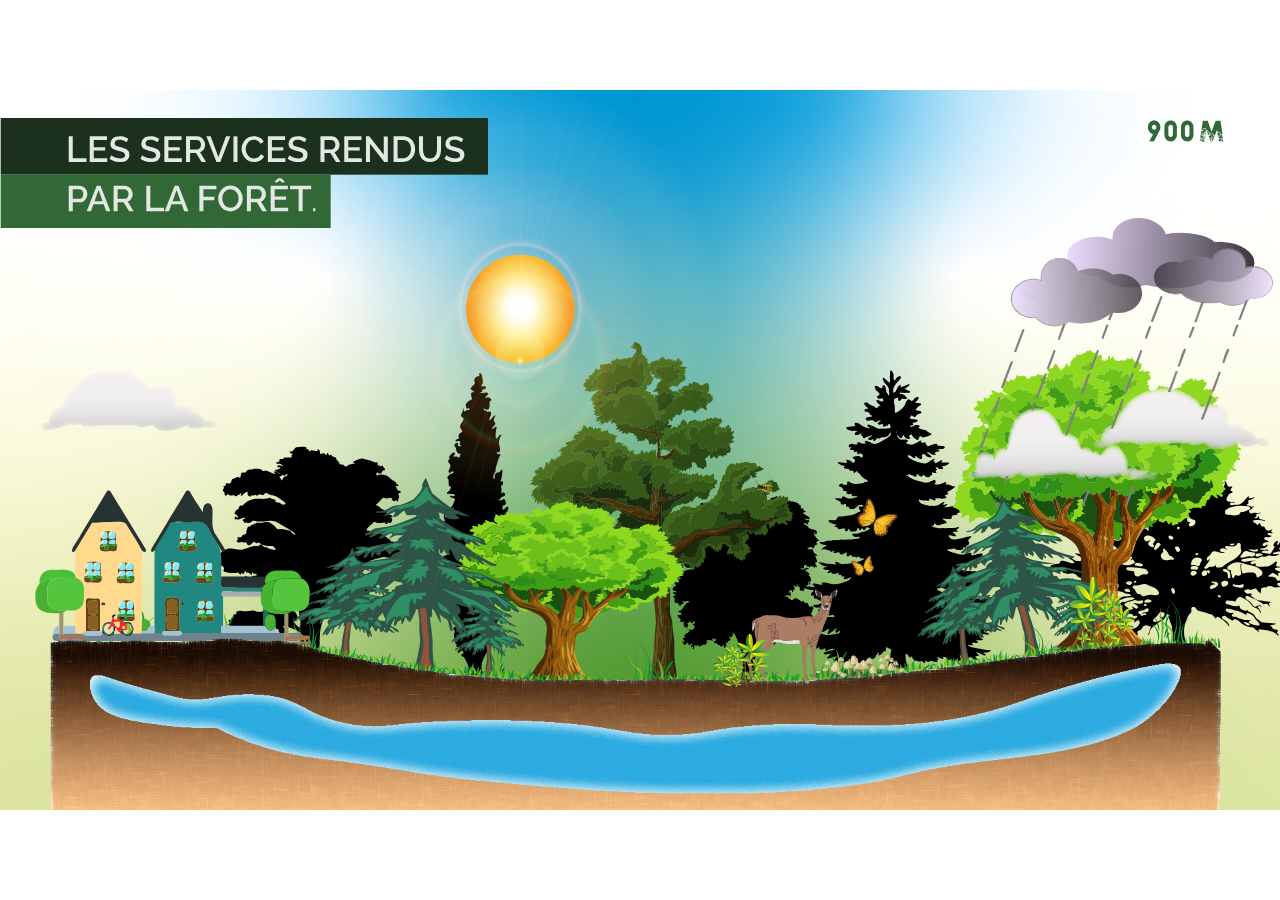
<file: index.html>
﻿<!doctype html>
<html lang="fr-FR">
<head>
  <meta charset="utf-8">
  <!-- Créé à l'aide de Storyline 360 - http://www.articulate.com  -->
  <!-- version: 3.71.29339.0 -->
  <title>infographie 900M</title>
  <meta http-equiv="x-ua-compatible" content="IE=edge"/>
  <meta name="viewport" content="width=device-width,initial-scale=1,user-scalable=no,shrink-to-fit=no,minimal-ui"/>
  <meta name="apple-mobile-web-app-capable" content="yes"/>
  <style>
    html, body { height: 100%; padding: 0; margin: 0 }
    #app { height: 100%; width: 100%; }
  </style>

  <script>
    window.DS = {};
    window.globals = {
      DATA_PATH_BASE: '',
      HAS_FRAME: true,
      HAS_SLIDE: true,

      lmsPresent: false,
      tinCanPresent: false,
      cmi5Present: false,
      aoSupport: false,
      scale: 'noscale',
      captureRc: false,
      browserSize: 'optimal',
      bgColor: '#FFFFFF',
      features: 'AccessibleVideo,ConnectionMessages,FullScreenToggle,InsertSvgPicture,LayerPresentAsDialog,MultipleQuizTracking,UpdatedScrollingPanels,UpdatedThemeEditor',
      themeName: 'unified',
      preloaderColor: '#8C8C8C',
      suppressAnalytics: false,
      productChannel: 'stable',
      publishSource: 'storyline',
      aid: 'aid|8ecba063-1fe0-403f-beee-e6efe3717cc3',
      cid: 'b0571946-9d60-410f-9692-135dd3d0bdd7',
      playerVersion: '3.71.29339.0',
      publishTimestamp: '2023-01-08T08:46:01.9868795Z',
      maxIosVideoElements: 10,
      connectionSettings: { message: 'Vous%20%C3%AAtes%20hors%20ligne.%20Tentative%20de%20reconnexion...', useDarkTheme: true },

      
      parseParams: function(qs) {
        if (window.globals.parsedParams != null) {
          return window.globals.parsedParams;
        }
        qs = (qs || window.location.search.substr(1)).split('+').join(' ');
        var params = {},
            tokens,
            re = /[?&]?([^=]+)=([^&]*)/g;

        while (tokens = re.exec(qs)) {
          params[decodeURIComponent(tokens[1]).trim()] =
            decodeURIComponent(tokens[2]).trim();
        }
        window.globals.parsedParams = params;
        return params;
      }

    };
  </script>
  <script>
    var isIe11 = ('ActiveXObject' in window || window.MSBlobBuilder != null)
      && window.msCrypto != null && !window.ActiveXObject;
    if (isIe11) {
      window.globals.unsupportedBrowser = true;
      document.write(atob('[base64]'));
    }
  </script>
  
  <script>window.THREE = { };</script>
  
</head>
<body style="background: #FFFFFF" class="cs-HTML theme-unified">
  <!-- 360 -->
  <script>!function(e){var i=/iPhone/i,o=/iPod/i,n=/iPad/i,t=/(?=.*\bAndroid\b)(?=.*\bMobile\b)/i,d=/Android/i,s=/(?=.*\bAndroid\b)(?=.*\bSD4930UR\b)/i,b=/(?=.*\bAndroid\b)(?=.*\b(?:KFOT|KFTT|KFJWI|KFJWA|KFSOWI|KFTHWI|KFTHWA|KFAPWI|KFAPWA|KFARWI|KFASWI|KFSAWI|KFSAWA)\b)/i,r=/IEMobile/i,h=/(?=.*\bWindows\b)(?=.*\bARM\b)/i,a=/BlackBerry/i,l=/BB10/i,p=/Opera Mini/i,f=/(CriOS|Chrome)(?=.*\bMobile\b)/i,u=/(?=.*\bFirefox\b)(?=.*\bMobile\b)/i,c=new RegExp("(?:Nexus 7|BNTV250|Kindle Fire|Silk|GT-P1000)","i"),w=function(e,i){return e.test(i)},A=function(e){var A=e||navigator.userAgent,v=A.split("[FBAN");if(void 0!==v[1]&&(A=v[0]),this.apple={phone:w(i,A),ipod:w(o,A),tablet:!w(i,A)&&w(n,A),device:w(i,A)||w(o,A)||w(n,A)},this.amazon={phone:w(s,A),tablet:!w(s,A)&&w(b,A),device:w(s,A)||w(b,A)},this.android={phone:w(s,A)||w(t,A),tablet:!w(s,A)&&!w(t,A)&&(w(b,A)||w(d,A)),device:w(s,A)||w(b,A)||w(t,A)||w(d,A)},this.windows={phone:w(r,A),tablet:w(h,A),device:w(r,A)||w(h,A)},this.other={blackberry:w(a,A),blackberry10:w(l,A),opera:w(p,A),firefox:w(u,A),chrome:w(f,A),device:w(a,A)||w(l,A)||w(p,A)||w(u,A)||w(f,A)},this.seven_inch=w(c,A),this.any=this.apple.device||this.android.device||this.windows.device||this.other.device||this.seven_inch,this.phone=this.apple.phone||this.android.phone||this.windows.phone,this.tablet=this.apple.tablet||this.android.tablet||this.windows.tablet,"undefined"==typeof window)return this},v=function(){var e=new A;return e.Class=A,e};"undefined"!=typeof module&&module.exports&&"undefined"==typeof window?module.exports=A:"undefined"!=typeof module&&module.exports&&"undefined"!=typeof window?module.exports=v():"function"==typeof define&&define.amd?define("isMobile",[],e.isMobile=v()):e.isMobile=v()}(this);
    window.isMobile.apple.tablet = window.isMobile.apple.tablet ||
      (navigator.platform === 'MacIntel' && navigator.maxTouchPoints > 1);
    window.isMobile.apple.device = window.isMobile.apple.device || window.isMobile.apple.tablet;
    window.isMobile.tablet = window.isMobile.tablet || window.isMobile.apple.tablet;
    window.isMobile.any = window.isMobile.any || window.isMobile.apple.tablet;
  </script>

  <div id="focus-sink" tabindex="-1"></div>

  <div id="preso"></div>
  <script>
    (function() {

      var classTypes = [ 'desktop', 'mobile', 'phone', 'tablet' ];

      var addDeviceClasses = function(prefix, testObj) {
        var curr, i;
        for (i = 0; i < classTypes.length; i++) {
          curr = classTypes[i];
          if (testObj[curr]) {
            document.body.classList.add(prefix + curr);
          }
        }
      };

      var params = window.globals.parseParams(),
          isDevicePreview = params.devicepreview === '1',
          isPhoneOverride = params.deviceType === 'phone' || (isDevicePreview && params.phone == '1'),
          isTabletOverride = (params.deviceType === 'tablet' || isDevicePreview) && !isPhoneOverride,
          isMobileOverride = isPhoneOverride || isTabletOverride;

      var deviceView = {
        desktop: !window.isMobile.any && !isMobileOverride,
        mobile: window.isMobile.any || isMobileOverride,
        phone: isPhoneOverride || (window.isMobile.phone && !isTabletOverride),
        tablet: isTabletOverride || window.isMobile.tablet
      };

      window.globals.deviceView = deviceView;
      window.isMobile.desktop = !window.isMobile.any;
      window.isMobile.mobile = window.isMobile.any;

      addDeviceClasses('view-', deviceView);

    })();
  </script>
  
  <script src='story_content/user.js' type=text/javascript></script>
  <div class="slide-loader"></div>

  <script>
    var doc = document, loader = doc.body.querySelector('.slide-loader'); [ 1, 2, 3 ].forEach(function(n) { var d = doc.createElement('div'); d.style.backgroundColor = window.globals.preloaderColor; d.classList.add('mobile-loader-dot'); d.classList.add('dot' + n); loader.appendChild(d); });
  </script>

  <div class="mobile-load-title-overlay" style="display: none">
    <div class="mobile-load-title">infographie 900M</div>
  </div>

  <div class="mobile-chrome-warning"></div>

  
<style>
  .warn-connection-dialog {
    display: none;
    background: transparent;
    pointer-events: none;
    position: fixed;
    left: 0;
    top: 0;
    width: 100%;
    height: 100%;
    z-index: 999;
  }

  .warn-connection-content {
    border-radius: 4px;
    background: white;
    border: 1px solid #E7E7E7;
    color: #333333;
    box-shadow: 0 2px 4px rgba(0, 0, 0, 0.25);
    transition: all 150ms ease-out;
    position: absolute;
    white-space: nowrap;
  }

  .view-phone.is-landscape .warn-connection-content {
    left: 23px;
    bottom: 23px;
  }

  .view-tablet.is-landscape .warn-connection-content {
    left: 50%;
    top: 20px;
    transform: translateX(-50%);
  }

  .is-portrait .warn-connection-content {
    transform: translate(-50%, calc(-100% - 15px));
  }

  .warn-connection-content p {
    display: inline-block;
    margin: 0 8px 0 0;
    line-height: 33px;
    font-size: 11px;
  }

  .warn-connection-content svg {
    position: relative;
    vertical-align: middle;
    margin: 0 2px 2px 8px;
  }

  .view-desktop .warn-connection-content {
    left: 1.5em;
    bottom: 1.5em;
  }

  .view-desktop .warn-connection-content p {
    font-size: 1.1em;
  }

  .is-offline .warn-connection-dialog {
    display: block;
  }

  .is-offline .cs-panel * {
    pointer-events: none !important;
  }

  .is-offline .cs-panel {
    pointer-events: all !important;
  }

  .is-offline #nav-controls * {
    pointer-events: none !important;
  }

  .is-offline #nav-controls {
    pointer-events: all !important;
  }
</style>

<div class="warn-connection-dialog">
  <div class="warn-connection-content">
    <svg width="17" height="15" viewBox="0 0 17 15" xmlns="http://www.w3.org/2000/svg">
      <path fill="#8F0000" stroke="white" d="M16.07,12.98 L15.88,12.23 L9.51,1.21 C8.97,0.26,7.6,0.26,7.06,1.21 L0.69,12.23 C0.15,13.16,0.81,14.36,1.91,14.36 H14.65 C15.47,14.36,16.05,13.7,16.07,12.98 Z"/>
      <path fill="white" stroke="white" d="M8.58,5.5 C8.35,5.28,8.5,5.35,8.21,5.32 C8.09,5.35,7.97,5.49,7.96,5.67 C7.97,5.79,7.98,5.92,7.98,6.04 L7.98,6.04 C7.99,6.17,8,6.31,8.01,6.43 L8.01,6.44 C8.03,6.92,8.06,7.41,8.09,7.9 L8.09,7.9 C8.12,8.39,8.14,8.88,8.17,9.37 C8.17,9.39,8.18,9.42,8.2,9.44 C8.23,9.46,8.25,9.47,8.28,9.47 C8.31,9.47,8.34,9.46,8.35,9.44 C8.37,9.43,8.38,9.4,8.39,9.35 L8.39,9.34 C8.39,9.24,8.4,9.15,8.4,9.05 L8.4,9.05 C8.41,8.96,8.41,8.86,8.42,8.75 C8.43,8.44,8.45,8.12,8.47,7.81 L8.47,7.81 C8.49,7.49,8.51,7.18,8.53,6.87 C8.55,6.46,8.56,6.05,8.59,5.64 L8.6,5.62 C8.6,5.57,8.59,5.53,8.58,5.5 L8.21,5.32 Z"/>
      <circle fill="white" stroke="white" cx="8.3" cy="11.35" r="0.3"/>
    </svg>
    <p>You are offline. Trying to reconnect...</p>
  </div>
</div>

<script>
  (function() {
    window.DS.connection = {
      warningShown: false,
      assets: {},
      loadingAssetGroup: false,
      retryDelay: 500
    };

    // @TODO this is POC code and can be cleaned up a bit more if we move forward
    // with the feature



    // The `window.globals.features` variable must be set in `webpack.dev.config` when testing locally - it is not enough
    // to have it in the data - but it must be set there as well.
    var useConnectionMessages = window.AbortController != null &&
      window.location.protocol != 'file:' &&
      window.globals.features.indexOf('ConnectionMessages') != -1;

    window.DS.connection.useConnectionMessages = useConnectionMessages

    var assetCount = 0;
    var checkLoadedId;
    var connectionSettings = window.globals.connectionSettings;

    if (useConnectionMessages && connectionSettings != null) {
      var contentEl = document.querySelector('.warn-connection-content');
      var messageEl = contentEl.querySelector('p')

      if (connectionSettings.useDarkTheme) {
        contentEl.style.borderColor = '#BABBBA';
        contentEl.style.backgroundColor = '#282828';
        contentEl.style.color = '#FFFFFF';
      }

      if (connectionSettings.message != null) {
        messageEl.textContent = window.decodeURIComponent(connectionSettings.message);
      }
    }

    function checkAssetsReady() {
      for (var i in DS.connection.assets) {
        if (!DS.connection.assets[i].success) {
          return false;
        }
      }
      return true;
    }

    function stopAssetGroup() {
      if (!useConnectionMessages) { return; }

      assetCount = 0;

      DS.connection.oldAssetGroup = DS.connection.assets;
      DS.connection.assets = {};
      DS.connection.loadingAssetGroup = false;
      clearInterval(checkLoadedId);
    }

    function startAssetGroup() {
      if (!useConnectionMessages) { return; }
      var ticks = 0;
      clearInterval(checkLoadedId);
      checkLoadedId = setInterval(function() {
        var loaded = 0;
        if (assetCount === 0 && loaded === 0) {
          clearInterval(checkLoadedId);
          return;
        }

        for (var i in DS.connection.assets) {
          if (DS.connection.assets[i].success) {
            loaded++;
          }
        }

        if (assetCount === loaded && checkAssetsReady()) {
          for (var i in DS.connection.assets) {
            if (DS.connection.assets[i].action) {
              DS.connection.assets[i].action();
            }
          }
          hideWarning();
          stopAssetGroup();
        }
      }, 100)
    }

    function requiredAsset(url, action, retry, type) {
      if (!useConnectionMessages) { return; }
      if (DS.connection.assets[url]) { return; }

      DS.connection.assets[url] = {
        success: false, action: action, retry: retry, type: type
      };
      assetCount = Object.keys(DS.connection.assets).length;
      if (!DS.connection.loadingAssetGroup) {
        startAssetGroup();
      }
      DS.connection.loadingAssetGroup = true;
    }

    function assetLoaded(url) {
      if (!useConnectionMessages) { return; }
      if (DS.connection.assets[url]) {
        DS.connection.assets[url].success = true;
      }
    }

    function assetFailed(url) {
      if (!useConnectionMessages) { return; }
      if (!DS.connection.assets[url]) {
        if (/\.js$/.test(url)) {
          setTimeout(function() {
            if (DS.connection.lastSlideLoaded != null) {
              DS.connection.lastSlideLoaded();
            }
          }, DS.connection.retryDelay);
        }
        return;
      }
      if (!DS.connection.warningShown) { showWarning(); }
      if (DS.connection.assets[url].retry) {
        setTimeout(function() {
          if (!DS.connection.assets[url].success) {
            DS.connection.assets[url].retry()
          }
        }, DS.connection.retryDelay);
      }
    }

    function hideWarning() {
      document.body.classList.remove('is-offline');
      DS.connection.warningShown = false;
    }
    DS.connection.hideWarning = hideWarning

    function showWarning(btn) {
      document.body.classList.add('is-offline')
      DS.connection.warningShown = true;
      updateWarningPosition();
    }

    function updateWarningPosition() {
      if (!DS.connection.warningShown) {
        return;
      }

      var isPortrait = document.body.classList.contains('is-portrait');
      var warningEl = document.querySelector('.warn-connection-content');

      if (isPortrait) {
        var slide = document.querySelector('.primary-slide');
        var slideRect = slide.getBoundingClientRect();

        warningEl.style.top = `${slideRect.top}px`
        warningEl.style.left = `${slideRect.left + slideRect.width / 2}px`
      } else {
        warningEl.style.top = null;
        warningEl.style.left = null;
      }

      window.requestAnimationFrame(updateWarningPosition);
    }

    // these will all be noops if the feature flag isn't set in
    // the data and `window.globals.features`
    DS.connection.requiredAsset = requiredAsset;
    DS.connection.assetLoaded = assetLoaded;
    DS.connection.assetFailed = assetFailed;
    DS.connection.stopAssetGroup = stopAssetGroup;
    DS.connection.startAssetGroup = startAssetGroup;
  })();
</script>


  <script>
    
    if (window.autoSpider && window.vInterfaceObject) {
      document.querySelector('.mobile-load-title-overlay').style.display = 'none';
    }
  </script>

  

  <link rel="stylesheet" href="html5/data/css/output.min.css" data-noprefix/>
</body>
<script src="html5/lib/scripts/bootstrapper.min.js"></script>
</html>
</file>
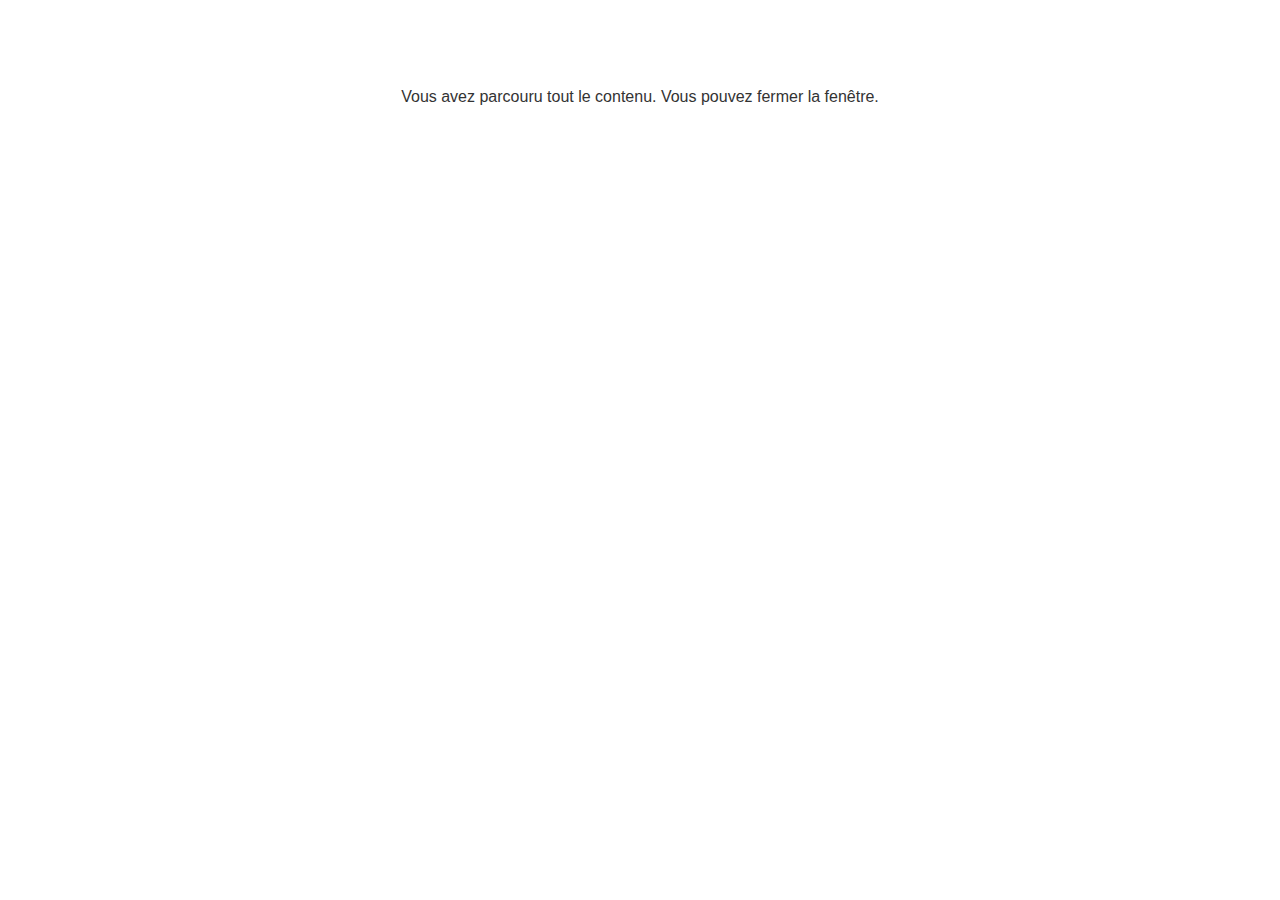
<file: lms/goodbye.html>
<!doctype html>
<html>
<body style="background-color: #ffffff;">

<p role="alert" style="color: #333333;font-family: Lato, articulate, tahoma, arial;font-size: medium;text-align: center;">
<br><br><br><br>
Vous avez parcouru tout le contenu. Vous pouvez fermer la fenêtre.
</p>

</body>
</html>
</file>
<file: html5/data/css/output.min.css>
@font-face {
  font-family: 'LatoBold Charset1_ BoldE301B404';
  src: url('[data-uri]');
  font-style: normal;
  font-weight: normal;
}
@font-face {
  font-family: 'Lato Charset1_ 6Det6PCPE9D95A7B';
  src: url('[data-uri]');
  font-style: normal;
  font-weight: normal;
}
@font-face {
  font-family: 'Raleway SemiBold ChBold2CAD3ACF';
  src: url('[data-uri]');
  font-style: normal;
  font-weight: normal;
}
@font-face {
  font-family: 'Raleway SemiBold ChBoldB122278B';
  src: url('[data-uri]');
  font-style: normal;
  font-weight: normal;
}
.cs-HTML {
  background: rgba(255, 255, 255, 1);
}
.cs-npnxnanbnsnfns00000000101 .cs-infopanel  {
  box-shadow: 0 1px 0 rgba(0, 0, 0, 0);
  background: rgba(255, 255, 255, 1);
}
.cs-npnxnanbnsnfns00000000101 .cs-infopanel .cs-link {
  color: rgba(88, 88, 88, 1);
}
.cs-npnxnanbnsnfns00000000101 .cs-infopanel .cs-link:hover {
  color: rgba(255, 255, 255, 1);
}
.cs-npnxnanbnsnfns00000000101 .cs-infopanel .cs-name {
  color: rgba(68, 68, 68, 1);
}
.cs-npnxnanbnsnfns00000000101 .cs-infopanel .cs-title {
  color: rgba(153, 153, 153, 1);
}
.cs-npnxnanbnsnfns00000000101 .cs-infopanelpopup  {
  box-shadow: 0 1px 0 rgba(0, 0, 0, 0);
  background: rgba(0, 0, 0, 0);
}
.cs-npnxnanbnsnfns00000000101 .cs-infopanelpopup .cs-link {
  color: rgba(255, 0, 0, 1);
}
.cs-npnxnanbnsnfns00000000101 .cs-infopanelpopup .cs-link:hover {
  color: rgba(255, 255, 255, 1);
}
.cs-npnxnanbnsnfns00000000101 .cs-infopanelpopup .cs-name {
  color: rgba(255, 255, 255, 1);
}
.cs-npnxnanbnsnfns00000000101 .cs-infopanelpopup .cs-bio {
  color: rgba(88, 88, 88, 1);
}
.cs-npnxnanbnsnfns00000000101 .cs-timer  {
  color: rgba(88, 88, 88, 1);
}
.cs-npnxnanbnsnfns00000000101 .cs-duration stop:first-child {
  stop-color: rgba(220, 220, 220, 1);
}
.cs-npnxnanbnsnfns00000000101 .cs-duration stop:last-child {
  stop-color: rgba(220, 220, 220, 1);
}
.cs-npnxnanbnsnfns00000000101 .cs-elapsed stop:first-child {
  stop-color: rgba(254, 227, 71, 1);
}
.cs-npnxnanbnsnfns00000000101 .cs-elapsed stop:last-child {
  stop-color: rgba(254, 227, 71, 1);
}
.cs-npnxnanbnsnfns00000000101 .cs-timer .cs-pie .cs-innerstroke {
  stroke: rgba(199, 199, 199, 1);
}
.cs-npnxnanbnsnfns00000000101 .cs-timer .cs-pie .cs-innerborder {
  stroke: rgba(255, 255, 255, 1);
}
.cs-npnxnanbnsnfns00000000101 .cs-window  {
  box-shadow: 0 8px 5px rgba(0, 0, 0, 0.2);
  border-color: rgba(49, 99, 0, 1);
  background: rgba(250, 250, 250, 1);
  color: rgba(70, 70, 70, 1);
}
.cs-npnxnanbnsnfns00000000101 .cs-window .cs-diva {
  border-color: rgba(0, 0, 0, 0);
}
.cs-npnxnanbnsnfns00000000101 .cs-window .cs-divb {
  border-color: rgba(0, 0, 0, 0);
}
.cs-npnxnanbnsnfns00000000101 .cs-editor .cs-editor-slide {
  color: rgba(255, 255, 255, 1);
}
.cs-npnxnanbnsnfns00000000101 .cs-editor .cs-editor-html {
  color: rgba(70, 70, 70, 1);
}
.cs-npnxnanbnsnfns00000000101 .cs-editor .cs-editor-button {
  text-shadow: 0 1px 0 rgba(0, 0, 0, 0);
  color: rgba(255, 255, 255, 1);
  border-color: rgba(33, 68, 0, 1);
  background: rgba(60, 124, 0, 1);
}
.cs-npnxnanbnsnfns00000000101 .cs-editor .cs-editor-button:hover {
  background: rgba(66, 142, 0, 1);
}
.cs-npnxnanbnsnfns00000000101 .cs-editor .cs-editor-button:active {
  background: rgba(46, 93, 0, 1);
}
.cs-npnxnanbnsnfns00000000101 .cs-listitem  {
  color: rgba(70, 70, 70, 1);
  border-color: none;
  border: 1px solid transparent;
}
.cs-npnxnanbnsnfns00000000101 .cs-listitem:hover {
  background: rgba(0, 0, 0, 0.05);
  border-color: rgba(142, 143, 142, 1) !important;
  border-width: 1px;
  border-radius: 2px;
  border-style: solid;
  box-sizing: border-box;
}
.cs-npnxnanbnsnfns00000000101 .cs-listitem.hover {
  background: rgba(0, 0, 0, 0.05);
  border-color: rgba(142, 143, 142, 1) !important;
  border-width: 1px;
  border-radius: 2px;
  border-style: solid;
  box-sizing: border-box;
}
.cs-npnxnanbnsnfns00000000101 .cs-glossary  {
  color: rgba(70, 70, 70, 1);
}
.cs-npnxnanbnsnfns00000000101 .cs-glossary .cs-scrolling-panel {
  background: rgba(0, 0, 0, 0);
}
.cs-npnxnanbnsnfns00000000101 .cs-glossary .cs-term.cs-selected .cs-choice-list-trigger {
  color: rgba(255, 255, 255, 1);
  background: rgba(255, 255, 255, 1);
}
.cs-npnxnanbnsnfns00000000101 .cs-glossary .cs-term.cs-selected .cs-choice-list-trigger:focus {
  color: rgba(255, 255, 255, 1);
  background: rgba(255, 255, 255, 1);
}
.cs-npnxnanbnsnfns00000000101 .cs-glossary .cs-term:hover .cs-choice-list-trigger {
  background: rgba(70, 70, 70, 1);
}
.cs-npnxnanbnsnfns00000000101 .cs-glossary .cs-term.hover .cs-choice-list-trigger {
  background: rgba(70, 70, 70, 1);
}
.cs-npnxnanbnsnfns00000000101 .cs-glossary .cs-term .cs-choice-list-trigger:focus {
  background: rgba(70, 70, 70, 1);
}
.cs-npnxnanbnsnfns00000000101 .cs-glossary .cs-diva {
  border-color: rgba(0, 0, 0, 0);
}
.cs-npnxnanbnsnfns00000000101 .cs-glossary .cs-divb {
  border-color: rgba(0, 0, 0, 0);
}
.cs-npnxnanbnsnfns00000000101 .cs-glossary .cs-divc {
  border-color: rgba(0, 0, 0, 0);
}
.cs-npnxnanbnsnfns00000000101 .cs-glossary .cs-heading {
  color: rgba(44, 47, 48, 1);
  font-weight: 700;
}
.note-content p span {
  color: rgba(70, 70, 70, 1);
  line-height: 1.4em;
  font-size: 103.769%;
}
.cs-npnxnanbnsnfns00000000101 .cs-resource .cs-separator {
  border-color: rgba(0, 0, 0, 0);
}
.cs-npnxnanbnsnfns00000000101 .cs-outline  {
  color: rgba(45, 45, 45, 1);
}
.cs-npnxnanbnsnfns00000000101 .cs-outline .cs-diva {
  border-color: rgba(0, 0, 0, 0);
}
.cs-npnxnanbnsnfns00000000101 .cs-outline .cs-divb {
  border-color: rgba(0, 0, 0, 0);
}
.cs-npnxnanbnsnfns00000000101 .cs-outline .cs-divc {
  border-color: rgba(0, 0, 0, 0);
}
.cs-npnxnanbnsnfns00000000101 .cs-outline .cs-search-filter:hover {
  color: rgba(0, 0, 0, 0);
}
.cs-npnxnanbnsnfns00000000101 .cs-outline .cs-search-filter.hover {
  color: rgba(0, 0, 0, 0);
}
.cs-npnxnanbnsnfns00000000101 .cs-transcript  {
  color: rgba(255, 255, 255, 1);
}
.cs-npnxnanbnsnfns00000000101 .cs-transcript .cs-div {
  border-color: rgba(0, 0, 0, 0);
}
.cs-npnxnanbnsnfns00000000101 .cs-tabs:not(.topmenu-item) {
  color: rgba(39, 43, 44, 1);
}
.cs-npnxnanbnsnfns00000000101 .cs-tabs .cs-inner-button:not(.topmenu-item) {
  text-shadow: 0 1px 0 rgba(0, 0, 0, 0);
}
.cs-npnxnanbnsnfns00000000101 .cs-tabs:hover:not(.topmenu-item) {
  color: rgba(39, 43, 44, 1);
}
.cs-npnxnanbnsnfns00000000101 .cs-tabs.cs-selected {
  background: rgba(0, 0, 0, 0);
  color: rgba(39, 43, 44, 1);
}
.cs-npnxnanbnsnfns00000000101 .cs-seekcontrol  {
  background: rgba(0, 0, 0, 0);
  border-color: rgba(0, 0, 0, 0);
}
.cs-npnxnanbnsnfns00000000101 .cs-seekcontrol .cs-button:hover .cs-icon {
  fill: rgba(255, 255, 255, 1);
}
.cs-npnxnanbnsnfns00000000101 .cs-seekcontrol .cs-button.hover .cs-icon {
  fill: rgba(255, 255, 255, 1);
}
.cs-npnxnanbnsnfns00000000101 .cs-seekcontrol .cs-button .cs-icon-shadow {
  fill: rgba(0, 0, 0, 0);
}
.cs-npnxnanbnsnfns00000000101 .cs-seekcontrol .cs-button .cs-icon {
  fill: rgba(140, 140, 140, 1);
}
.cs-npnxnanbnsnfns00000000101 .cs-seekcontrol .cs-seek .cs-fill {
  background: rgba(255, 255, 255, 0.6);
}
.cs-npnxnanbnsnfns00000000101 .cs-seekcontrol .cs-seek {
  background: rgba(142, 143, 142, 1);
  border-color: rgba(0, 0, 0, 0);
}
.cs-npnxnanbnsnfns00000000101 .cs-searchinput .cs-input {
  color: rgba(70, 70, 70, 1);
  border-color: rgba(0, 0, 0, 0);
  background: rgba(0, 0, 0, 0.05);
}
.cs-npnxnanbnsnfns00000000101 .cs-searchinput .cs-input:focus {
  color: rgba(44, 47, 48, 1);
  background: rgba(41, 41, 41, 1);
}
.cs-npnxnanbnsnfns00000000101 .cs-searchinput .cs-input:hover {
  box-shadow: inset 0 0 1px 0 rgba(69, 126, 19, 0);
}
.cs-npnxnanbnsnfns00000000101 .cs-searchinput .cs-input.hover {
  box-shadow: inset 0 0 1px 0 rgba(69, 126, 19, 0);
}
.cs-npnxnanbnsnfns00000000101 .cs-searchinput .cs-button .cs-icon {
  fill: rgba(88, 88, 88, 1);
}
.cs-npnxnanbnsnfns00000000101 .cs-searchinput .cs-button:hover {
  fill: rgba(63, 133, 0, 1);
}
.cs-npnxnanbnsnfns00000000101 .cs-searchinput .cs-button.hover {
  fill: rgba(63, 133, 0, 1);
}
.cs-npnxnanbnsnfns00000000101 .cs-menu  {
  box-shadow: 0 1px 0 rgba(0, 0, 0, 0);
  background: rgba(250, 250, 250, 1);
}
.cs-npnxnanbnsnfns00000000101 .cs-topmenu-item.active .cs-tab {
  background: rgba(250, 250, 250, 1);
}
.cs-npnxnanbnsnfns00000000101 .cs-logo  {
  box-shadow: 0 1px 0 rgba(37, 75, 0, 1);
  background: rgba(255, 255, 255, 0);
}
.cs-npnxnanbnsnfns00000000101 .cs-checkbox  {
  color: rgba(255, 255, 255, 1);
}
.cs-npnxnanbnsnfns00000000101 .cs-checkbox:hover {
  border-color: rgba(175, 221, 130, 1);
}
.cs-npnxnanbnsnfns00000000101 .cs-checkbox.hover {
  border-color: rgba(175, 221, 130, 1);
}
.cs-npnxnanbnsnfns00000000101 .cs-checkbox .cs-box {
  color: rgba(255, 255, 255, 1);
  border-color: rgba(42, 83, 0, 1);
}
.cs-npnxnanbnsnfns00000000101 .cs-checkbox .cs-box:checked::after {
  color: rgba(43, 196, 0, 1);
}
.cs-npnxnanbnsnfns00000000101 .cs-button  {
  text-shadow: 0 1px 0 rgba(0, 0, 0, 0);
  color: rgba(88, 88, 88, 1);
  border-color: rgba(0, 0, 0, 0);
  background: rgba(0, 0, 0, 0);
  box-shadow: 0 1px 0 rgba(0, 0, 0, 0);
}
.cs-npnxnanbnsnfns00000000101 .cs-button .cs-icon {
  fill: rgba(88, 88, 88, 1);
}
.cs-npnxnanbnsnfns00000000101 .cs-button .cs-icon-shadow {
  fill: rgba(0, 0, 0, 0);
}
.cs-npnxnanbnsnfns00000000101 .cs-button:hover {
  background: rgba(39, 43, 44, 1);
}
.cs-npnxnanbnsnfns00000000101 .cs-button.hover {
  background: rgba(39, 43, 44, 1);
}
.cs-npnxnanbnsnfns00000000101 .cs-button:active {
  background: rgba(0, 0, 0, 0);
}
.cs-npnxnanbnsnfns00000000101 .cs-button.cs-disabled:hover {
  background: rgba(0, 0, 0, 0);
}
.cs-npnxnanbnsnfns00000000101 .cs-button.cs-disabled.hover {
  background: rgba(0, 0, 0, 0);
}
.cs-npnxnanbnsnfns00000000101 .cs-button.cs-disabled:active {
  background: rgba(0, 0, 0, 0);
}
.cs-npnxnanbnsnfns00000000101 .cs-button.cs-volume:hover {
  background: rgba(0, 0, 0, 0);
}
.cs-npnxnanbnsnfns00000000101 .cs-button.cs-volume.hover {
  background: rgba(0, 0, 0, 0);
}
.cs-npnxnanbnsnfns00000000101 .cs-button.cs-volume:active {
  background: rgba(0, 0, 0, 0);
}
.cs-npnxnanbnsnfns00000000101.cs-base  {
  color: rgba(88, 88, 88, 1);
  border-color: rgba(255, 255, 255, 0);
  background: rgba(255, 255, 255, 1);
}
.cs-npnxnanbnsnfns00000000101.cs-base .cs-separator .cs-diva {
  background: rgba(250, 250, 250, 1);
}
.cs-npnxnanbnsnfns00000000101.cs-base .cs-separator .cs-divb {
  background: rgba(0, 0, 0, 0);
}
.cs-npnxnanbnsnfns00000000101.cs-base .cs-topmenu-item.active .cs-tab {
  border-color: rgba(250, 250, 250, 1);
}
.cs-npnxnanbnsnfns00000000101.cs-base .cs-topmenu-item.active .cs-panel {
  border-color: rgba(250, 250, 250, 1);
}
.cs-npnxnanbnsnfns00000000101.cs-base .cs-left {
  background: rgba(250, 250, 250, 1);
}
.cs-npnxnanbnsnfns00000000101.cs-base .cs-area-primary .cs-slide-container {
  background: rgba(255, 255, 255, 1);
}
.cs-npnxnanbnsnfns00000000101.cs-base.cs-custom-theme .cs-brandhighlight-bg {
  background: rgba(72, 147, 184, 1) !important;
}
.cs-npnxnanbnsnfns00000000101.cs-base.cs-custom-theme .cs-brandhighlight-secondary-bg {
  background: rgba(72, 147, 184, 1) !important;
}
.cs-npnxnanbnsnfns00000000101.cs-base.cs-custom-theme .cs-brandhighlight-border {
  border-color: rgba(72, 147, 184, 1) !important;
}
.cs-npnxnanbnsnfns00000000101.cs-base.cs-custom-theme .cs-brandhighlight-text {
  color: rgba(72, 147, 184, 1) !important;
}
.cs-npnxnanbnsnfns00000000101.cs-base.cs-custom-theme .cs-brandhighlight-fill {
  fill: rgba(72, 147, 184, 1) !important;
}
.cs-npnxnanbnsnfns00000000101.cs-base.cs-custom-theme .cs-listitem.cs-selected {
  background-color: rgba(0, 0, 0, 0.05) !important;
}
.cs-npnxnanbnsnfns00000000101 .cs-volume::-moz-range-thumb {
  border-color: rgba(43, 85, 0, 1);
  box-shadow: inset 0 0 1px 0 rgba(43, 85, 0, 1);
  background: rgba(255, 255, 255, 1);
}
.cs-npnxnanbnsnfns00000000101 .cs-volume::-ms-thumb {
  border-color: rgba(43, 85, 0, 1);
  box-shadow: inset 0 0 1px 0 rgba(43, 85, 0, 1);
  background: rgba(255, 255, 255, 1);
}
.cs-npnxnanbnsnfns00000000101 .cs-volume::-webkit-slider-thumb {
  border-color: rgba(43, 85, 0, 1);
  box-shadow: inset 0 0 1px 0 rgba(43, 85, 0, 1);
  background: rgba(255, 255, 255, 1);
}
.cs-npnxnanbnsnfns00000000101 .cs-volume::-moz-range-track {
  border-color: rgba(66, 140, 1, 1);
  background: rgba(142, 143, 142, 1);
}
.cs-npnxnanbnsnfns00000000101 .cs-volume::-ms-track {
  border-color: rgba(66, 140, 1, 1);
  background: rgba(142, 143, 142, 1);
}
.cs-npnxnanbnsnfns00000000101 .cs-volume::-webkit-slider-runnable-track {
  border-color: rgba(66, 140, 1, 1);
  background: rgba(142, 143, 142, 1);
}
body.show-focus .tab-focus-box {
  box-shadow: 0 0 0 1px rgba(255, 255, 0, 1), 0 0 0 3px rgba(0, 32, 96, 1), 0 0 5px 5px rgba(255, 255, 0, 1);
  border-color: transparent;
  outline: 2px transparent solid;
}
.skipnav {
  box-shadow: 0 0 0 1px rgba(255, 255, 0, 1), 0 0 0 3px rgba(0, 32, 96, 1), 0 0 5px 5px rgba(255, 255, 0, 1);
  border-color: transparent;
  outline: 2px transparent solid;
}
.cs-npnxnanbnsnfns00000000101 .cs-listitem:hover {
  color: none;
}
.cs-npnxnanbnsnfns00000000101 .cs-listitem.hover {
  color: none;
}
.cs-npnxnanbnsnfns00000000101 .cs-listitem.cs-viewed {
  color: #464646;
}
.cs-npnxnanbnsnfns00000000101 .cs-listitem {
  color: #464646;
}
.cs-npnxnanbnsnfns00000000101 .cs-listitem:hover .cs-icon-carrot * {
  fill: none;
}
.cs-npnxnanbnsnfns00000000101 .cs-listitem.hover .cs-icon-carrot * {
  fill: none;
}
.cs-npnxnanbnsnfns00000000101 .cs-listitem .cs-icon-carrot {
  color: none;
  top: calc(3px);
}
.cs-npnxnanbnsnfns00000000101 .cs-listitem .cs-icon-carrot .cs-shadow {
  color: #2C2F30;
}
.cs-npnxnanbnsnfns00000000101 .item-collapsible .is-scene {
  color: #2C2F30 !important;
  font-weight: 700;
}
.cs-npnxnanbnsnfns00000000101 .is-scene .cs-icon-carrot * {
  color: #2C2F30 !important;
  font-weight: 700;
}
.cs-npnxnanbnsnfns00000000101 .is-scene:not(.outline-links-collapse) > a {
  color: #2C2F30;
}
.cs-npnxnanbnsnfns00000000101 .is-scene:not(.outline-links-collapse) .cs-icon-carrot * {
  fill: none !important;
  color: #2C2F30 !important;
}
.cs-npnxnanbnsnfns00000000101 .tabs, .cs-npnxnanbnsnfns00000000101 .cs-logo {
  border-bottom: 1px solid rgba(142, 143, 142, 1);
}
.cs-npnxnanbnsnfns00000000101 .area-secondary-wrapper:after {
  background-image: url('[data-uri]');
  background-size: 100%;
}
.cs-npnxnanbnsnfns00000000101 .panel-footer {
  background: #FAFAFA;
}
.cs-npnxnanbnsnfns00000000101 #outline-search {
  background: rgba(0, 0, 0, 0.05);
  border-color: rgba(142, 143, 142, 1);
  border-width: 1px;
  border-style: solid;
}
.cs-npnxnanbnsnfns00000000101 .topmenu-panel #outline-search {
  background: #EAEAEA;
}
.cs-npnxnanbnsnfns00000000101 .search-icon circle, .cs-npnxnanbnsnfns00000000101 .search-icon path {
  stroke: #585858;
}
.cs-npnxnanbnsnfns00000000101 #outline-search input[type   =search] {
  color: #2C2F30;
}
.cs-npnxnanbnsnfns00000000101 #outline-search ::-webkit-input-placeholder {
  color: #464646 !important;
}
.cs-npnxnanbnsnfns00000000101 #outline-search :-ms-input-placeholder {
  color: #464646 !important;
}
.cs-npnxnanbnsnfns00000000101 #outline-search ::-moz-placeholder {
  color: #464646 !important;
  opacity: 1;
}
.cs-npnxnanbnsnfns00000000101 .cs-topmenu-item.active, body:not(.is-touchable-tablet) .cs-npnxnanbnsnfns00000000101 .cs-topmenu-item:hover {
  color: #272B2C;
}
.cs-npnxnanbnsnfns00000000101 .cs-topmenu-item.button-tapped {
  color: #272B2C;
}
.cs-npnxnanbnsnfns00000000101 .cs-topmenu-item.active .cs-tab, .cs-npnxnanbnsnfns00000000101 .cs-topmenu-item .cs-tab {
  background: transparent !important;
  border: none !important;
}
.cs-npnxnanbnsnfns00000000101 .top-tabs-drop-icon div {
  background: #585858;
}
.cs-npnxnanbnsnfns00000000101 .cs-panel.topmenu-panel .panel-content, .cs-npnxnanbnsnfns00000000101 .top-tabs-drop {
  background: #FAFAFA;
}
.cs-npnxnanbnsnfns00000000101 .cs-topmenu-item.active .cs-panel {
  background: #FAFAFA;
}
.cs-npnxnanbnsnfns00000000101 .cs-menu.topmenu-panel, .cs-npnxnanbnsnfns00000000101 .top-tabs-drop {
  border: 1px solid rgba(250, 250, 250, 1) !important;
  border-radius: 3px;
}
.cs-npnxnanbnsnfns00000000101 .resources .resources-list a:hover {
  background: rgba(0, 0, 0, 0.05);
}
body:not(.is-touchable-tablet) .cs-npnxnanbnsnfns00000000101 .resources .resources-list a:hover {
  background: rgba(0, 0, 0, 0.05);
}
.cs-npnxnanbnsnfns00000000101 .resources .resources-list a.hover {
  background: rgba(0, 0, 0, 0.05);
}
body:not(.is-touchable-tablet) .cs-npnxnanbnsnfns00000000101 .resources .resources-list a.hover {
  background: rgba(0, 0, 0, 0.05);
}
.cs-npnxnanbnsnfns00000000101 .resources .resources-list a.button-tapped {
  background: rgba(0, 0, 0, 0.05);
}
.cs-npnxnanbnsnfns00000000101 .cs-icon path, .cs-npnxnanbnsnfns00000000101 .cs-icon rect, .cs-npnxnanbnsnfns00000000101 .cs-icon polygon, .cs-npnxnanbnsnfns00000000101 .menu-icon-wrapper.menu-icon-wrapper-hover path {
  fill: #585858;
}
.cs-npnxnanbnsnfns00000000101 .cs-icon .icon-stroke-only {
  fill: none !important;
  stroke: #585858 !important;
}
body:not(.is-touchable-tablet) .cs-npnxnanbnsnfns00000000101 .cs-button:hover .cs-icon path, body:not(.is-touchable-tablet) .cs-npnxnanbnsnfns00000000101 .cs-button:hover .cs-icon rect, body:not(.is-touchable-tablet) .cs-npnxnanbnsnfns00000000101 .cs-button:hover .cs-icon polygon {
  fill: #272B2C;
}
body:not(.is-touchable-tablet) .cs-npnxnanbnsnfns00000000101 .cs-tabs:hover .search-icon circle, body:not(.is-touchable-tablet) .cs-npnxnanbnsnfns00000000101 .cs-tabs:hover .search-icon path {
  stroke: #272B2C;
}
.cs-npnxnanbnsnfns00000000101 .cs-button.button-tapped .cs-icon path, .cs-npnxnanbnsnfns00000000101 .cs-button.button-tapped .cs-icon rect, .cs-npnxnanbnsnfns00000000101 .cs-button.button-tapped .cs-icon polygon {
  fill: #272B2C;
}
body:not(.is-touchable-tablet) .cs-npnxnanbnsnfns00000000101 .cs-button:hover .cs-icon .icon-stroke-only {
  fill: none !important;
  stroke: #272B2C !important;
}
.cs-npnxnanbnsnfns00000000101 .cs-button:button-tapped .cs-icon .icon-stroke-only {
  fill: none !important;
  stroke: #272B2C !important;
}
.cs-npnxnanbnsnfns00000000101 .menu-icon-wrapper.menu-icon-wrapper-hover svg path {
  fill: #272B2C;
}
.floating-sidebar:not(.sidebar-closed) .cs-npnxnanbnsnfns00000000101 #hamburger .menu-icon-wrapper svg path {
  fill: #BABBBA;
}
.floating-sidebar:not(.sidebar-closed) .cs-npnxnanbnsnfns00000000101 #hamburger .menu-icon-wrapper.menu-icon-wrapper-hover svg path {
  fill: #F8F8F8;
}
.cs-npnxnanbnsnfns00000000101 .volume .btn:before {
  background-image: url('[data-uri]');
}
.cs-npnxnanbnsnfns00000000101 .volume-track {
  background: #8E8F8E;
}
.cs-npnxnanbnsnfns00000000101 .volume-icon circle {
  stroke: #585858;
}
.cs-npnxnanbnsnfns00000000101 .cs-settings > .settings-panel {
  background: #FAFAFA;
  border: 1px solid rgba(250, 250, 250, 1) !important;
  border-radius: 3px;
}
.cs-npnxnanbnsnfns00000000101 .cs-settings > .panel-down-arrow {
  fill: #FAFAFA;
}
.cs-npnxnanbnsnfns00000000101 .switch-toggle .border {
  stroke: #919191;
}
.cs-npnxnanbnsnfns00000000101 .switch-toggle .thumb-off .thumb {
  fill: #585858;
}
.cs-npnxnanbnsnfns00000000101 .switch-toggle .thumb-on .track {
  fill: rgba(72, 147, 184, 0.3);
}
.cs-npnxnanbnsnfns00000000101 .switch-toggle .thumb-off .track {
  fill: rgba(233, 233, 233, 1);
}
.cs-npnxnanbnsnfns00000000101 .switch-label {
  color: #464646;
}
.cs-npnxnanbnsnfns00000000101 .cs-panel .scrollarea-btn:after {
  background: rgba(88, 88, 88, 0.8);
}
.scrollarea-scrollbar:hover .scrollarea-btn:after, .scrollarea-scrollbar.highlight-scrollbar .scrollarea-btn:after {
  background: rgba(88, 88, 88, 0.8);
}
.floating-sidebar .sidebar-overlay {
  background: rgba(0, 0, 0, 0.85);
}
.cs-npnxnanbnsnfns00000000101 .overlay-message {
  background: rgba(0, 0, 0, 0.85);
}
.cs-npnxnanbnsnfns00000000101 .top-ui-bg, .cs-npnxnanbnsnfns00000000101 .bottom-ui-bg, .cs-npnxnanbnsnfns00000000101 .right-ui-bg, .cs-npnxnanbnsnfns00000000101 .left-ui-bg {
  background: rgba(255, 255, 255, 0.8);
}
.cs-npnxnanbnsnfns00000000101 .circle-progress-bg {
  fill: #FFFFFF;
}
.cs-npnxnanbnsnfns00000000101 .circle-progress-well {
  fill: #8E8F8E;
}
.cs-npnxnanbnsnfns00000000101 .circle-progress-pie {
  stroke: #8E8F8E;
}
.cs-npnxnanbnsnfns00000000101 .lightbox .option-pane {
  background: rgba(255, 255, 255, 0.8);
}
.cs-npnxnanbnsnfns00000000101 .lightbox .option-pane:before {
  background: #FFFFFF;
}
.cs-npnxnanbnsnfns00000000101 .message-window {
  background: #FAFAFA;
  border: 1px solid rgba(70, 70, 70, 1) !important;
  border-radius: 3px;
}
.cs-npnxnanbnsnfns00000000101 .message-window-header p, .cs-npnxnanbnsnfns00000000101 .message-window-text {
  color: #464646;
}
.cs-npnxnanbnsnfns00000000101 .message-window-header p {
  border-bottom: 1px solid rgba(70, 70, 70, 1);
}
.cs-npnxnanbnsnfns00000000101 .message-window button.slide-object-button {
  border: 1px solid rgba(70, 70, 70, 1) !important;
}
.cs-npnxnanbnsnfns00000000101 .message-window button.slide-object-button:hover {
  background: rgba(0, 0, 0, 0.05) !important;
}
.message-window .slide-object-button tspan, .message-window .slide-object-button-text tspan {
  fill: #464646 !important;
}
body:not(.is-touchable-tablet) .cs-npnxnanbnsnfns00000000101 .cs-button:hover .text {
  color: #272B2C;
}
.cs-npnxnanbnsnfns00000000101 .cs-button.button-tapped .text {
  color: #272B2C;
}
.cs-npnxnanbnsnfns00000000101.cs-base {
  background: #FFFFFF;
}
.cs-npnxnanbnsnfns00000000101 .cs-menu {
  background: transparent;
}
.cs-npnxnanbnsnfns00000000101 .progress-bar .progress-bar-fill:after {
  background: #4893B8 !important;
}
.cs-npnxnanbnsnfns00000000101 .volume-dot {
  background: #4893B8 !important;
}
.fn-npnxnanbsnfns00000000101 {
  font-family: 'Lato22AB4CAF';
  -webkit-font-variant-ligatures: no-common-ligatures;
  font-variant-ligatures: no-common-ligatures;
}
.fn-pxabnsnfns00000000101 {
  font-family: 'Lato22AB4CAF';
  -webkit-font-variant-ligatures: no-common-ligatures;
  font-variant-ligatures: no-common-ligatures;
}
.fn-npxnabnsnfns00000000101 {
  font-family: 'Lato22AB4CAF';
  -webkit-font-variant-ligatures: no-common-ligatures;
  font-variant-ligatures: no-common-ligatures;
}
.fn-npnxnanbnsnfns00000000101 {
  font-family: 'Lato22AB4CAF';
  -webkit-font-variant-ligatures: no-common-ligatures;
  font-variant-ligatures: no-common-ligatures;
}
.fn-pxabnsnfns00000000100 {
  font-family: 'Lato22AB4CAF';
  -webkit-font-variant-ligatures: no-common-ligatures;
  font-variant-ligatures: no-common-ligatures;
}
@font-face {
  font-family: 'Lato22AB4CAF';
  src: url('[data-uri]');
  font-style: normal;
  font-weight: bold;
}
@font-face {
  font-family: 'Lato22AB4CAF';
  src: url('[data-uri]');
  font-style: normal;
  font-weight: normal;
}
.cs-InvalidPromptSlide .cs-5aJiyAWqvPq-InvalidPromptSlide-btn0 {
  color: rgba(255, 255, 255, 1);
  border-color: rgba(33, 68, 0, 1);
  background: rgba(60, 124, 0, 1);
  text-shadow: 0 1px 0 rgba(0, 0, 0, 0);
}
.cs-InvalidPromptSlide .cs-5aJiyAWqvPq-InvalidPromptSlide-btn0 .cs-html {
  color: rgba(70, 70, 70, 1);
}
.cs-InvalidPromptSlide .cs-5aJiyAWqvPq-InvalidPromptSlide-btn0 .cs-slide {
  border-color: rgba(255, 255, 255, 1);
}
.cs-InvalidPromptSlide .cs-5aJiyAWqvPq-InvalidPromptSlide-btn0:hover {
  background: rgba(66, 142, 0, 1);
}
.cs-InvalidPromptSlide .cs-5aJiyAWqvPq-InvalidPromptSlide-btn0:active {
  background: rgba(46, 93, 0, 1);
}
.cs-PrintPromptSlide .cs-5aJiyAWqvPq-PrintPromptSlide-btn0 {
  color: rgba(255, 255, 255, 1);
  border-color: rgba(33, 68, 0, 1);
  background: rgba(60, 124, 0, 1);
  text-shadow: 0 1px 0 rgba(0, 0, 0, 0);
}
.cs-PrintPromptSlide .cs-5aJiyAWqvPq-PrintPromptSlide-btn0 .cs-html {
  color: rgba(70, 70, 70, 1);
}
.cs-PrintPromptSlide .cs-5aJiyAWqvPq-PrintPromptSlide-btn0 .cs-slide {
  border-color: rgba(255, 255, 255, 1);
}
.cs-PrintPromptSlide .cs-5aJiyAWqvPq-PrintPromptSlide-btn0:hover {
  background: rgba(66, 142, 0, 1);
}
.cs-PrintPromptSlide .cs-5aJiyAWqvPq-PrintPromptSlide-btn0:active {
  background: rgba(46, 93, 0, 1);
}
.cs-ScrollPromptSlide .cs-5aJiyAWqvPq-ScrollPromptSlide-btn0 {
  color: rgba(255, 255, 255, 1);
  border-color: rgba(33, 68, 0, 1);
  background: rgba(60, 124, 0, 1);
  text-shadow: 0 1px 0 rgba(0, 0, 0, 0);
}
.cs-ScrollPromptSlide .cs-5aJiyAWqvPq-ScrollPromptSlide-btn0 .cs-html {
  color: rgba(70, 70, 70, 1);
}
.cs-ScrollPromptSlide .cs-5aJiyAWqvPq-ScrollPromptSlide-btn0 .cs-slide {
  border-color: rgba(255, 255, 255, 1);
}
.cs-ScrollPromptSlide .cs-5aJiyAWqvPq-ScrollPromptSlide-btn0:hover {
  background: rgba(66, 142, 0, 1);
}
.cs-ScrollPromptSlide .cs-5aJiyAWqvPq-ScrollPromptSlide-btn0:active {
  background: rgba(46, 93, 0, 1);
}
.cs-ResumePromptSlide .cs-5aJiyAWqvPq-ResumePromptSlide-btn0 {
  color: rgba(255, 255, 255, 1);
  border-color: rgba(33, 68, 0, 1);
  background: rgba(60, 124, 0, 1);
  text-shadow: 0 1px 0 rgba(0, 0, 0, 0);
}
.cs-ResumePromptSlide .cs-5aJiyAWqvPq-ResumePromptSlide-btn0 .cs-html {
  color: rgba(70, 70, 70, 1);
}
.cs-ResumePromptSlide .cs-5aJiyAWqvPq-ResumePromptSlide-btn0 .cs-slide {
  border-color: rgba(255, 255, 255, 1);
}
.cs-ResumePromptSlide .cs-5aJiyAWqvPq-ResumePromptSlide-btn0:hover {
  background: rgba(66, 142, 0, 1);
}
.cs-ResumePromptSlide .cs-5aJiyAWqvPq-ResumePromptSlide-btn0:active {
  background: rgba(46, 93, 0, 1);
}
.cs-ResumePromptSlide .cs-5aJiyAWqvPq-ResumePromptSlide-btn1 {
  color: rgba(255, 255, 255, 1);
  border-color: rgba(33, 68, 0, 1);
  background: rgba(60, 124, 0, 1);
  text-shadow: 0 1px 0 rgba(0, 0, 0, 0);
}
.cs-ResumePromptSlide .cs-5aJiyAWqvPq-ResumePromptSlide-btn1 .cs-html {
  color: rgba(70, 70, 70, 1);
}
.cs-ResumePromptSlide .cs-5aJiyAWqvPq-ResumePromptSlide-btn1 .cs-slide {
  border-color: rgba(255, 255, 255, 1);
}
.cs-ResumePromptSlide .cs-5aJiyAWqvPq-ResumePromptSlide-btn1:hover {
  background: rgba(66, 142, 0, 1);
}
.cs-ResumePromptSlide .cs-5aJiyAWqvPq-ResumePromptSlide-btn1:active {
  background: rgba(46, 93, 0, 1);
}
.cs-ExternalInterfaceErrorSlide .cs-buttonOK {
  color: rgba(255, 255, 255, 1);
  border-color: rgba(33, 68, 0, 1);
  background: rgba(60, 124, 0, 1);
  text-shadow: 0 1px 0 rgba(0, 0, 0, 0);
}
.cs-ExternalInterfaceErrorSlide .cs-buttonOK .cs-html {
  color: rgba(70, 70, 70, 1);
}
.cs-ExternalInterfaceErrorSlide .cs-buttonOK .cs-slide {
  border-color: rgba(255, 255, 255, 1);
}
.cs-ExternalInterfaceErrorSlide .cs-buttonOK:hover {
  background: rgba(66, 142, 0, 1);
}
.cs-ExternalInterfaceErrorSlide .cs-buttonOK:active {
  background: rgba(46, 93, 0, 1);
}
</file>
